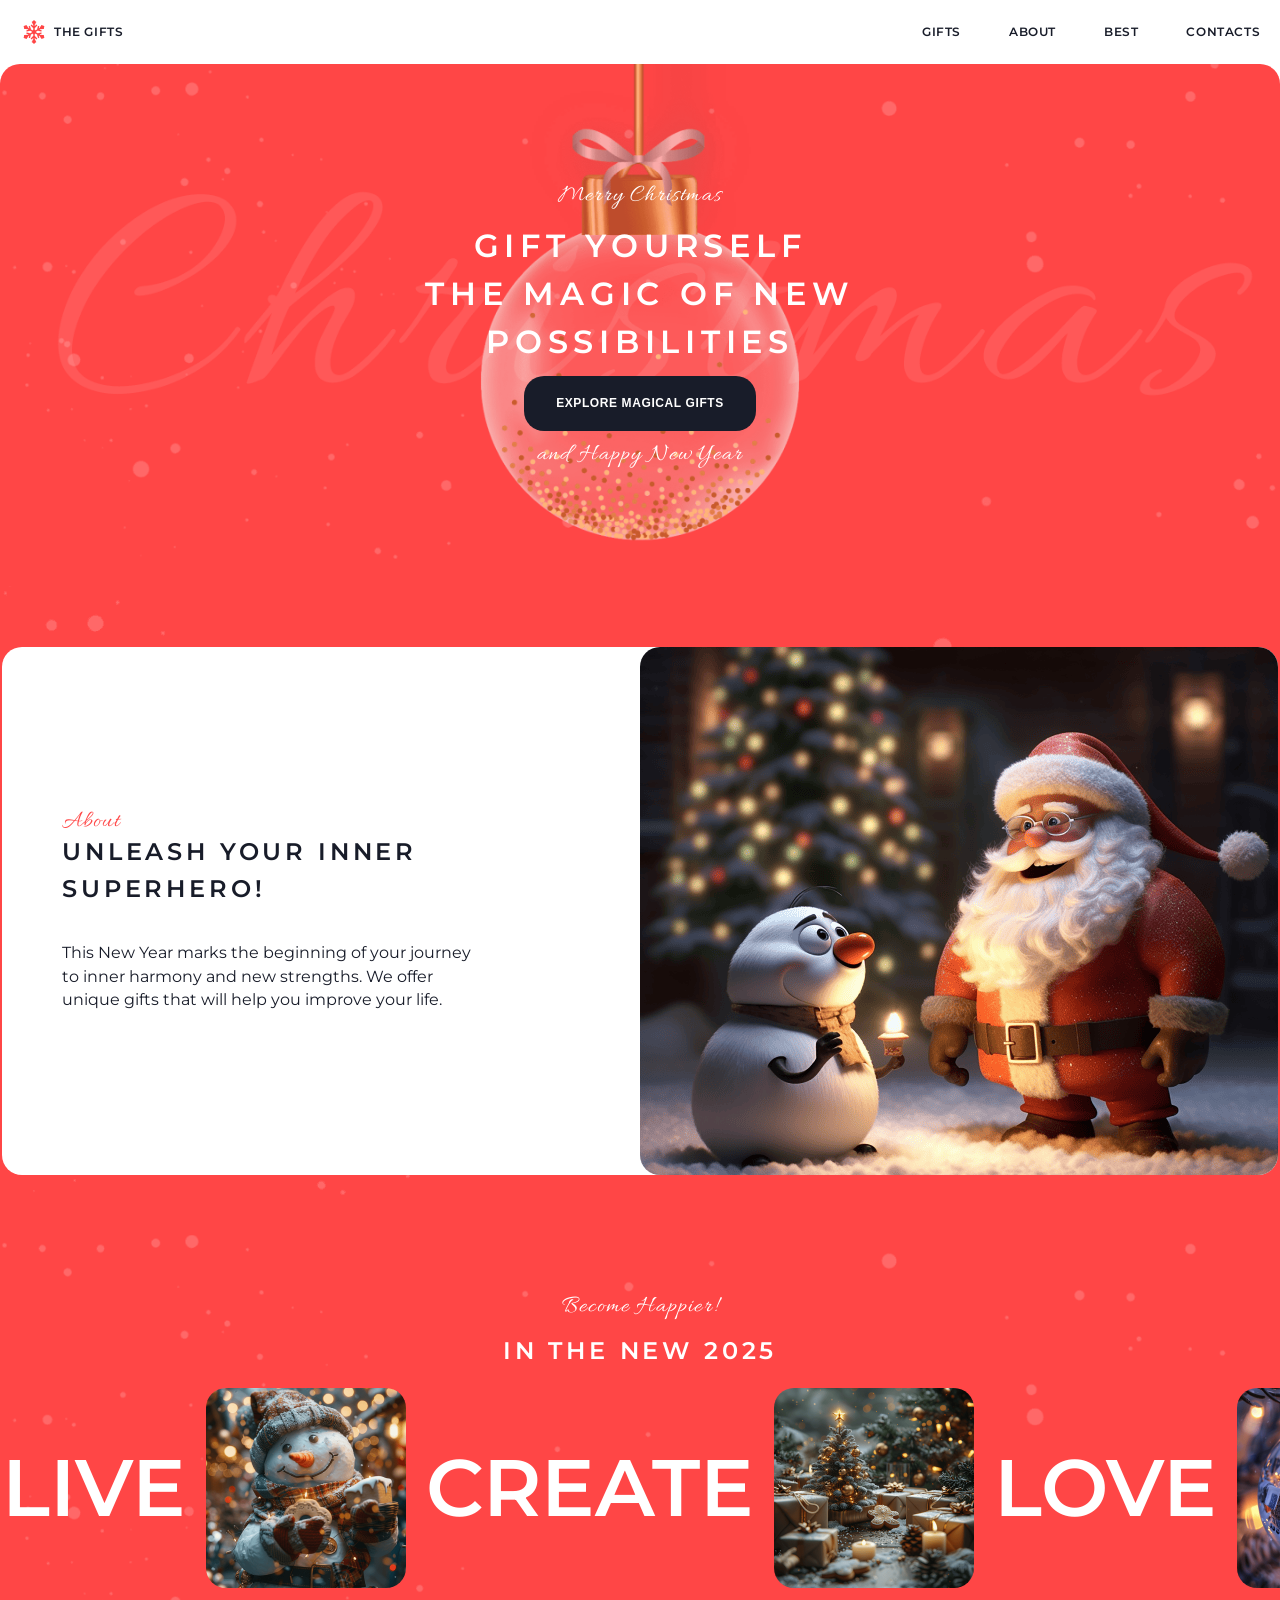
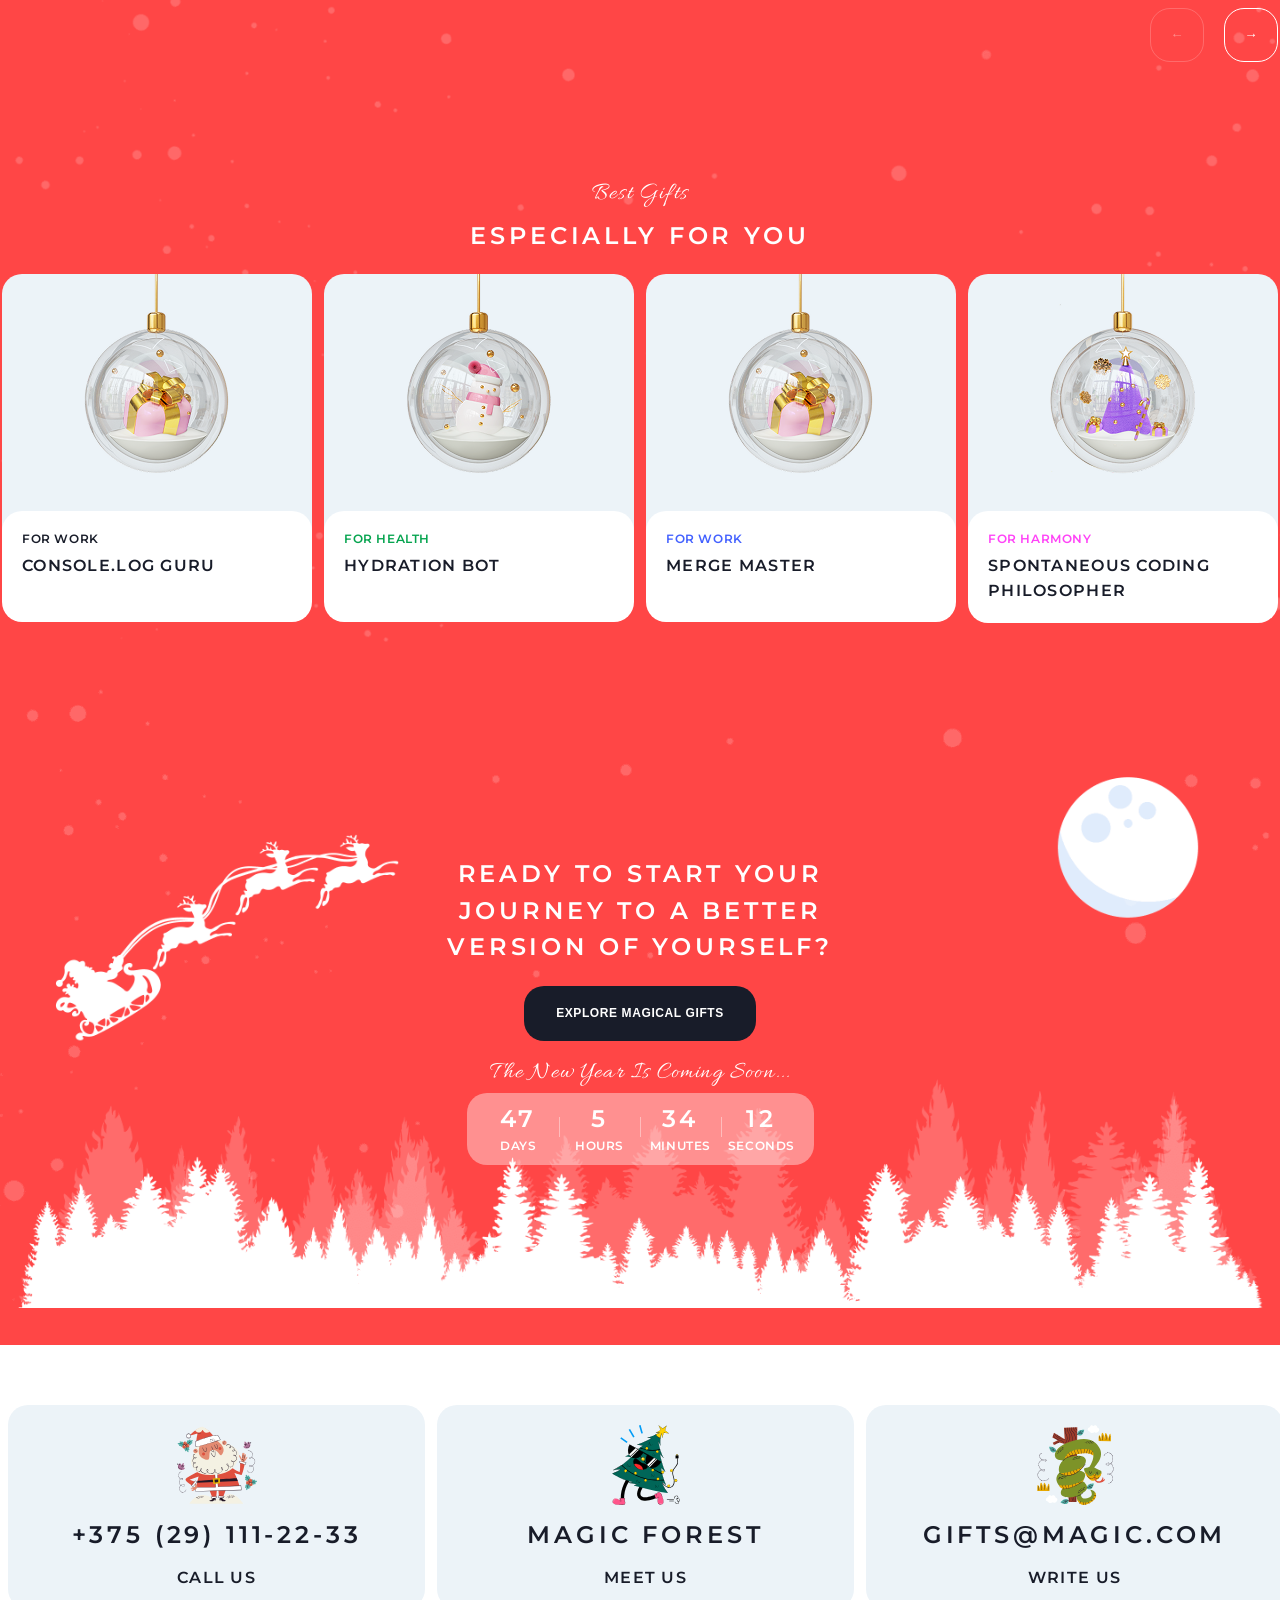
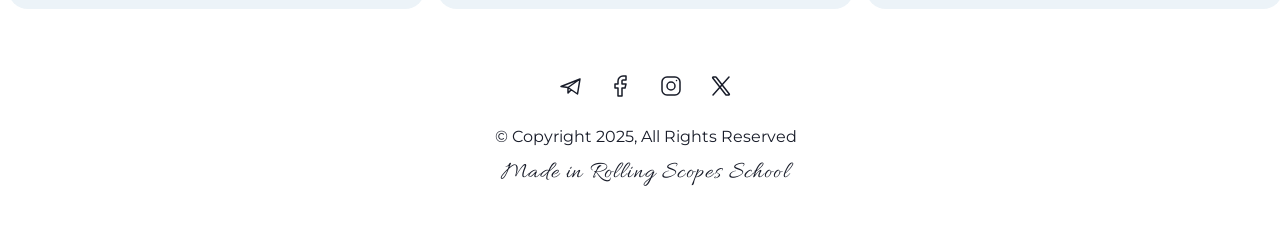
<file: christmas-shop/index.html>
<!DOCTYPE html>
<html lang="en">
<head>
    <meta charset="UTF-8">
    <meta name="viewport" content="width=device-width, initial-scale=1.0">
    <link rel="icon" type="image/x-icon" href="assets/snowflake.ico">
    <link rel="preconnect" href="https://fonts.googleapis.com">
    <link rel="preconnect" href="https://fonts.gstatic.com" crossorigin>
    <link href="https://fonts.googleapis.com/css2?family=Montserrat:ital,wght@0,100..900;1,100..900&display=swap" rel="stylesheet">
    <link href="https://fonts.googleapis.com/css2?family=Allura&display=swap" rel="stylesheet">
    <link rel="stylesheet" href="style.css">
    <title>Home</title>
</head>
<body class="home">
    <!-- Header -->
    <header class="header">
        <div class="header__container container">
            <div class="header__logo">
                <div class="header__logo-wrapper">
                        <a href="index.html" class="logo">
                            <img src="assets/snowflake.png" alt="Christmas Shop Logo">
                            <p class="logo__text">the gifts</p>
                        </a>
                </div>
            </div>
            <nav class="menu">
                <ul class="menu__list">
                    <li><a href="gifts.html">gifts</a></li>
                    <li><a href="#about">about</a></li>
                    <li><a href="#best-gifts">best</a></li>
                    <li><a href="#contacts">contacts</a></li>
                </ul>
            </nav>
        </div>
    </header>
    <!-- Main -->
    <main class="main">
        <section class="hero section" id="hero">
            <div class="hero__container container">
                <div class="hero__content">
                    <p class="caption hero__caption ">Merry Christmas</p>
                    <h1 class="hero__headline">Gift yourself the magic of new possibilities</h1>
                    <button class="btn hero__btn">Explore Magical Gifts</button>
                    <p class="caption text__caption">and Happy New Year</p>
                </div>
            </div>
        </section>
        <section class="about section" id="about">
            <div class="container">
                <div class="about__wrapper">
                    <div class="text__wrapper">
                        <p class="caption about__caption">About</p>
                        <h2 class="about__headline">Unleash your inner superhero!</h2>
                        <p class="about__description">This New Year marks the beginning of your journey to inner harmony and new strengths. We offer unique gifts that will help you improve your life.</p>        
                </div>
                    <div class="about__img">
                        <img src="assets/santa.png" alt="santa" class="about__photo">
                    </div>
                </div>
            </div>
        </section>
        <!-- Slider -->
        <section class="slider section" id="slider">
            <div class="container">
                <div class="text__content">
                        <p class="caption slider__caption">Become Happier!</p>
                        <h2 class="slider__headline">in the new 2025</h2>
                </div>
                <div class="slider__wrapper">
                    <div class="slider__inner">
                        <div class="slider__content" id="sliderContent">
                            <!-- Slide 1 -->
                            <div class="slide__content">
                                <p class="slide__text">live</p>
                                <img src="assets/snowman.png" alt="snowman" class="slide__img">
                            </div>
                            <!-- Slide 2 -->
                            <div class="slide__content">
                                <p class="slide__text">create</p>
                                <img src="assets/christmas-trees.png" alt="christmas trees" class="slide__img">
                            </div>
                            <!-- Slide 3 -->
                            <div class="slide__content">
                                <p class="slide__text">love</p>
                                <img src="assets/christmas-tree-ball.png" alt="christmas tree ball" class="slide__img">
                            </div>
                            <!-- Slide 4 -->
                            <div class="slide__content">
                                <p class="slide__text">dream</p>
                                <img src="assets/fairytale-house.png" alt="christmas tree ball" class="slide__img">
                            </div>
                        </div>
                    </div>
                </div>
                <div class="slider__controls">
                    <button class="slider__btn inactive" id="prevBtn">&#8592;</button>
                    <button class="slider__btn active" id="nextBtn">&#8594;</button>
                </div>
            </div>
        </section>
        <section class="best-gifts section" id class="best-gifts">
            <div class="container">
                <div class="best-gifts__text">
                    <p class="caption best-gifts__caption">Best Gifts</p>
                    <h2 class="best-gifts__headline">especially for you</h2>
                </div>
                <div class="best-gifts__cards">
                    <div class="card__item">
                        <div class="image__container">
                            <img src="assets/image_1.png" alt="gift 1" class="card__img">
                        </div>
                        <div class="card__text">
                            <h3 class="card__tag">for work</h3>
                            <h4 class="card__title">console.log guru</h4>
                        </div>
                    </div>
                    <div class="card__item">
                        <div class="image__container">
                            <img src="assets/image_2.png" alt="gift 2" class="card__img">
                        </div>
                        <div class="card__text">
                            <h3 class="card__tag" data-type="for health">for health</h3>
                            <h4 class="card__title">hydration bot</h4>
                        </div>
                    </div>
                    <div class="card__item">
                        <div class="image__container">
                            <img src="assets/image_1.png" alt="gift 1" class="card__img">
                        </div>
                        <div class="card__text">
                            <h3 class="card__tag" data-type="for work">for work</h3>
                            <h4 class="card__title">merge master</h4>
                        </div>
                    </div>
                    <div class="card__item">
                        <div class="image__container">
                            <img src="assets/image_3.png" alt="gift 3" class="card__img">
                        </div>
                        <div class="card__text">
                            <h3 class="card__tag" data-type="for harmony">for harmony</h3>
                            <h4 class="card__title">spontaneous coding philosopher</h4>
                        </div>
                    </div>
                </div>
            </div>
        </section>
        <section class="cta section" id="cta">
            <div class="container">
                <div class="cta__container">
                    <div class="cta__content">
                        <h2 class="cta__headline">ready to start your journey to a better version of yourself?</h2>
                        <button class="btn cta__btn">explore magical gifts</button>
                        <div class="cta__timer-container">
                            <p class="cta__caption caption">the new year is coming soon...</p>
                            <div class="cta__timer">
                                <div class="timer__item">
                                    <h2 class="timer__number">47</h2>
                                    <p class="timer__text">days</p>
                                </div>
                                <div class="timer__separator"></div>
                                <div class="timer__item">
                                    <h2 class="timer__number">5</h2>
                                    <p class="timer__text">hours</p>
                                </div>
                                <div class="timer__separator"></div>
                                <div class="timer__item">
                                    <h2 class="timer__number">34</h2>
                                    <p class="timer__text">minutes</p>
                                </div>
                                <div class="timer__separator"></div>
                                <div class="timer__item">
                                    <h2 class="timer__number">12</h2>
                                    <p class="timer__text">seconds</p>
                                </div>
                            </div>
                        </div>
                    </div>
                </div>
            </div>
        </section>
    </main>
    <!-- Footer -->
    <footer class="footer" id="contacts">
        <div class="footer__container container">
            <div class="footer__cards">
                <div class="footer__cards-item">
                    <a class="footer__card-link" href="tel:+375(29)1112233">
                        <img src="assets/santa-claus.svg" alt="santa claus" class="footer__cards-img">
                        <div class="footer__cards-info">
                            <p class="footer__cards-title">+375 (29) 111-22-33</p>
                            <p class="footer__cards-text">call us</p>
                        </div>
                    </a>
                </div>
                <div class="footer__cards-item">
                    <a class="footer__card-link" href="https://www.google.com/maps?q=37.4220,-122.0841" target="_blank">
                        <img src="assets/christmas-tree.svg" alt="christmas tree" class="footer__cards-img">
                        <div class="footer__cards-info">
                            <p class="footer__cards-title">magic forest</p>
                            <p class="footer__cards-text">meet us</p>
                        </div>
                    </a>
                </div>
                <div class="footer__cards-item">
                    <a class="footer__card-link" href="mailto:gifts@magic.com">
                        <img src="assets/snake.svg" alt="snake" class="footer__cards-img">
                        <div class="footer__cards-info">
                            <p class="footer__cards-title">gifts@magic.com</p>
                            <p class="footer__cards-text">write us</p>
                        </div>
                    </a>
                </div>
            </div>
                <div class="footer__meta">
                    <div class="footer__social-links">
                        <a href="telegram.com" target="_blank">
                            <img src="assets/telegram.svg" alt="telegram" class="social-links-img">
                        </a>
                        <a href="facebook.com" target="_blank">
                            <img src="assets/facebook.svg" alt="facebook" class="social-links-img">
                        </a>
                        <a href="instagram.com" target="_blank">
                            <img src="assets/instagram.svg" alt="instagram" class="social-links-img">
                        </a>
                        <a href="twitter.com" target="_blank">
                            <img src="assets/X.svg" alt="twitter" class="social-links-img">
                        </a>
                    </div>
                    <div class="footer__info">
                        <p class="footer__copyright">© Copyright 2025, All Rights Reserved</p>
                        <p class="footer__caption caption">
                            <a class="link" href="https://rs.school/" target="_blank">Made in Rolling Scopes School</a>
                        </p>
                    </div>
                </div>
            </div>
    </footer>
</body>
</html>
</file>
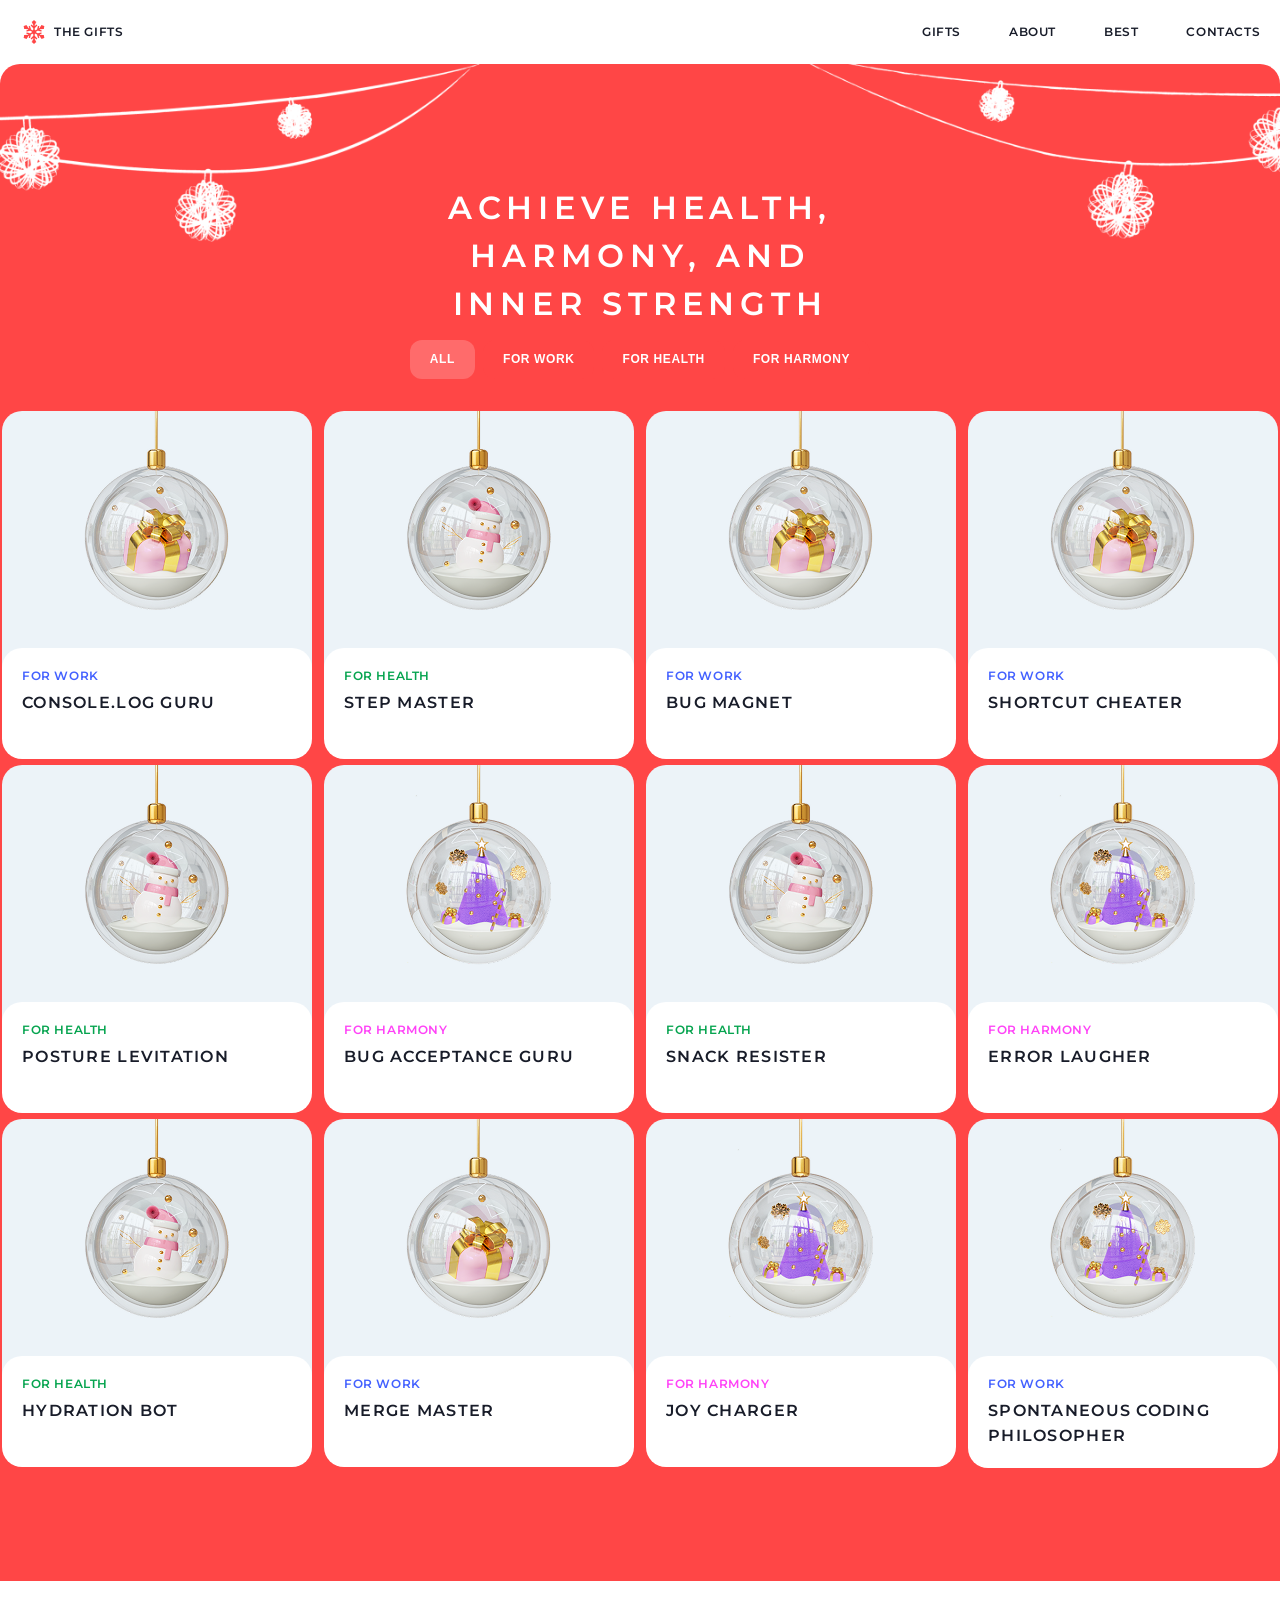
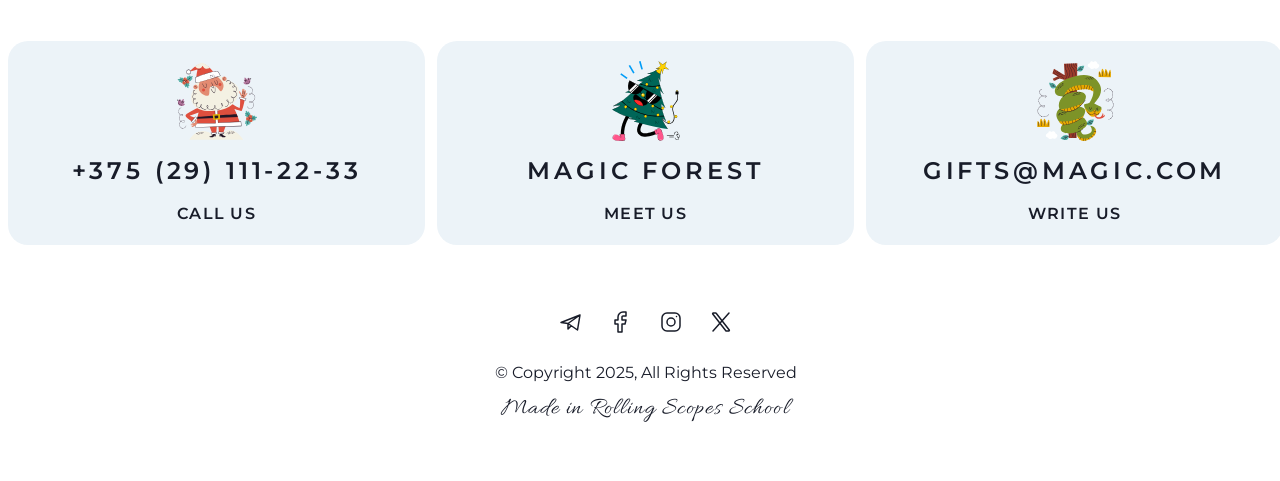
<file: christmas-shop/gifts.html>
<!DOCTYPE html>
<html lang="en">
<head>
    <meta charset="UTF-8">
    <meta name="viewport" content="width=device-width, initial-scale=1.0">
    <link rel="icon" type="image/x-icon" href="assets/snowflake.ico">
    <link rel="preconnect" href="https://fonts.googleapis.com">
    <link rel="preconnect" href="https://fonts.gstatic.com" crossorigin>
    <link href="https://fonts.googleapis.com/css2?family=Montserrat:ital,wght@0,100..900;1,100..900&display=swap" rel="stylesheet">
    <link href="https://fonts.googleapis.com/css2?family=Allura&display=swap" rel="stylesheet">
    <link rel="stylesheet" href="style.css">
    <title>Gifts</title>
</head>
<body class="page-gift">
    <!-- Header -->
    <header class="header">
        <div class="header__container container">
            <div class="header__logo">
                <div class="header__logo-wrapper">
                        <a href="index.html" class="logo">
                            <img src="assets/snowflake.png" alt="Christmas Shop Logo">
                            <p class="logo__text">the gifts</p>
                        </a>
                </div>
            </div>
            <nav class="menu">
                <ul class="menu__list">
                    <li><a href="gifts.html">gifts</a></li>
                    <li><a href="index.html">about</a></li>
                    <li><a href="#">best</a></li>
                    <li><a href="#">contacts</a></li>
                </ul>
            </nav>
        </div>
    </header>
    <!-- Main -->
    <main class="main">
        <section class="hero gift__catalog section" id class="hero">
            <div class="hero__container container">
                <h1 class="gifts__headline">achieve health, harmony, and inner strength</h1>
                <div class="tabs">
                    <button id="all" class="tab active" data-type="all">all</button>
                    <button id="for-work" class="tab" data-type="for work">for work</button>
                    <button id="for-health" class="tab" data-type="for health">for health</button>
                    <button id="for-harmony" class="tab" data-type="for harmony">for harmony</button>
                </div>
                <!-- Gifts grid -->
                <div class="best-gifts__cards">
                    <h2 class="visually-hidden">Best gifts</h2>
                    <!-- Item 1 -->
                    <div class="card__item">
                        <div class="image__container">
                            <img src="assets/image_1.png" alt="gift 1" class="card__img">
                        </div>
                        <div class="card__text">
                            <h3 class="card__tag" data-type="for work">for work</h3>
                            <h4 class="card__title">console.log guru</h4>
                        </div>
                    </div>
                    <!-- Item 2 -->
                    <div class="card__item">
                        <div class="image__container">
                            <img src="assets/image_2.png" alt="gift 2" class="card__img">
                        </div>
                        <div class="card__text">
                            <h3 class="card__tag" data-type="for health">for health</h3>
                            <h4 class="card__title">step master</h4>
                        </div>
                    </div>
                    <!-- Item 3 -->
                    <div class="card__item">
                        <div class="image__container">
                            <img src="assets/image_1.png" alt="gift 1" class="card__img">
                        </div>
                        <div class="card__text">
                            <h3 class="card__tag" data-type="for work">for work</h3>
                            <h4 class="card__title">bug magnet</h4>
                        </div>
                    </div>
                    <!-- Item 4 -->
                    <div class="card__item">
                        <div class="image__container">
                            <img src="assets/image_1.png" alt="gift 3" class="card__img">
                        </div>
                        <div class="card__text">
                            <h3 class="card__tag" data-type="for work">for work</h3>
                            <h4 class="card__title">shortcut cheater</h4>
                        </div>
                    </div>
                    <!-- Item 5 -->
                    <div class="card__item">
                        <div class="image__container">
                            <img src="assets/image_2.png" alt="gift 5" class="card__img">
                        </div>
                        <div class="card__text">
                            <h3 class="card__tag" data-type="for health">for health</h3>
                            <h4 class="card__title">posture Levitation</h4>
                        </div>
                    </div>
                    <!-- Item 6 -->
                    <div class="card__item">
                        <div class="image__container">
                            <img src="assets/image_3.png" alt="gift 6" class="card__img">
                        </div>
                        <div class="card__text">
                            <h3 class="card__tag" data-type="for harmony">for harmony</h3>
                            <h4 class="card__title">bug acceptance guru</h4>
                        </div>
                    </div>
                    <!-- Item 7  -->
                    <div class="card__item">
                        <div class="image__container">
                            <img src="assets/image_2.png" alt="gift 7" class="card__img">
                        </div>
                        <div class="card__text">
                            <h3 class="card__tag" data-type="for health">for health</h3>
                            <h4 class="card__title">snack resister</h4>
                        </div>
                    </div>
                    <!-- Item 8 -->
                    <div class="card__item">
                        <div class="image__container">
                            <img src="assets/image_3.png" alt="gift 8" class="card__img">
                        </div>
                        <div class="card__text">
                            <h3 class="card__tag" data-type="for harmony">for harmony</h3>
                            <h4 class="card__title">error laugher</h4>
                        </div>
                    </div>
                    <!-- Item 9 -->
                    <div class="card__item">
                        <div class="image__container">
                            <img src="assets/image_2.png" alt="gift 9" class="card__img">
                        </div>
                        <div class="card__text">
                            <h3 class="card__tag" data-type="for health">for health</h3>
                            <h4 class="card__title">hydration bot</h4>
                        </div>
                    </div>
                    <!-- Item 10 -->
                    <div class="card__item">
                        <div class="image__container">
                            <img src="assets/image_1.png" alt="gift 10" class="card__img">
                        </div>
                        <div class="card__text">
                            <h3 class="card__tag" data-type="for work">for work</h3>
                            <h4 class="card__title">merge master</h4>
                        </div>
                    </div>
                    <!-- Item 11 -->
                    <div class="card__item">
                        <div class="image__container">
                            <img src="assets/image_3.png" alt="gift 11" class="card__img">
                        </div>
                        <div class="card__text">
                            <h3 class="card__tag" data-type="for harmony">for harmony</h3>
                            <h4 class="card__title">joy charger</h4>
                        </div>
                    </div>
                    <!-- Item 12 -->
                    <div class="card__item">
                        <div class="image__container">
                            <img src="assets/image_3.png" alt="gift 12" class="card__img">
                        </div>
                        <div class="card__text">
                            <h3 class="card__tag" data-type="for work">for work</h3>
                            <h4 class="card__title">spontaneous coding philosopher</h4>
                        </div>
                    </div>
                </div>
            </div>
        </section>
    </main>
    <!-- Footer -->
    <footer class="footer">
        <div class="footer__container container">
            <div class="footer__cards">
                <div class="footer__cards-item">
                    <a class="footer__card-link" href="tel:+375(29)1112233">
                        <img src="assets/santa-claus.svg" alt="santa claus" class="footer__cards-img">
                        <div class="footer__cards-info">
                            <p class="footer__cards-title">+375 (29) 111-22-33</p>
                            <p class="footer__cards-text">call us</p>
                        </div>
                    </a>
                </div>
                <div class="footer__cards-item">
                    <a class="footer__card-link" href="https://www.google.com/maps?q=37.4220,-122.0841" target="_blank">
                        <img src="assets/christmas-tree.svg" alt="christmas tree" class="footer__cards-img">
                        <div class="footer__cards-info">
                            <p class="footer__cards-title">magic forest</p>
                            <p class="footer__cards-text">meet us</p>
                        </div>
                    </a>
                </div>
                <div class="footer__cards-item">
                    <a class="footer__card-link" href="mailto:gifts@magic.com">
                        <img src="assets/snake.svg" alt="snake" class="footer__cards-img">
                        <div class="footer__cards-info">
                            <p class="footer__cards-title">gifts@magic.com</p>
                            <p class="footer__cards-text">write us</p>
                        </div>
                    </a>
                </div>
            </div>
                <div class="footer__meta">
                    <div class="footer__social-links">
                        <a href="telegram.com" target="_blank">
                            <img src="assets/telegram.svg" alt="telegram" class="social-links-img">
                        </a>
                        <a href="facebook.com" target="_blank">
                            <img src="assets/facebook.svg" alt="facebook" class="social-links-img">
                        </a>
                        <a href="instagram.com" target="_blank">
                            <img src="assets/instagram.svg" alt="instagram" class="social-links-img">
                        </a>
                        <a href="twitter.com" target="_blank">
                            <img src="assets/X.svg" alt="twitter" class="social-links-img">
                        </a>
                    </div>
                    <div class="footer__info">
                        <p class="footer__copyright">© Copyright 2025, All Rights Reserved</p>
                        <p class="footer__caption caption">
                            <a class="link" href="https://rs.school/" target="_blank">Made in Rolling Scopes School</a>
                        </p>
                    </div>
                </div>
            </div>
    </footer>
</body>
</html>
</file>
<file: christmas-shop/style.css>
:root {
    /* Colors */
    --primary: #FF4646;
    --primary-10: color-mix(in oklch, var(--primary), transparent 90%);
    --dark: #181C29;
    --static-white: #FFFFFF;
    --static-white-40: color-mix(in oklch, var(--static-white), transparent 60%);
    --static-white-20: color-mix(in oklch, var(--static-white), transparent 80%);
    --content-background: #ECF3F8;
    --tag-purple: #4361FF;
    --tag-pink: #FF43F7;
    --tag-green: #06A44F;
    --overlay: color-mix(in oklch, var(--dark), transparent 10%);

    /* Spaces */
    --space-0: 0;
    --space-8: 8px;
    --space-12: 12px;
    --space-20: 20px;
    --space-32: 32px;
    --space-60: 60px;
}
html {
    scroll-behavior: smooth;
}
*, *::before, *::after {
    box-sizing: border-box;
    margin: 0;
    padding: 0;
}
body{
    overflow-x: hidden;
    font-family: 'Montserrat', sans-serif;
    font-size: 16px;
    font-weight: 400;
    line-height: 148%;
    color: var(--Dark, #181C29);
    background: #fff;
}
.section {
    max-width: 1440px;
    margin: 0 auto;
    padding: 60px 0;
    background-color: var(--primary, #FF4646);
}
.container {
    max-width: 1276px;
    margin: 0 auto;
}
p, h1, h2, h3, h4, ul {
    padding: 0;
    margin: 0;
}
a, a:visited {
    color: inherit;
    text-decoration: none;
}
h1 {
    font-size: 32px;
    font-style: normal;
    font-weight: 600;
    line-height: 150%; /* 48px */
    letter-spacing: 5.76px;
    text-transform: uppercase;
    color: var(--Static-White, #FFF);
}
h2 {
    font-size: 24px;
    font-style: normal;
    font-weight: 600;
    line-height: 152%; /* 36.48px */
    letter-spacing: 3.84px;
    text-transform: uppercase;
}
.btn {
    display: flex;
    padding: 20px 32px;
    justify-content: center;
    align-items: center;
    gap: var(--Space-0, 0);
    border-radius: 20px;
    background-color: var(--Dark, #181C29);
    font-size: 12px;
    font-style: normal;
    font-weight: 600;
    line-height: 130%; /* 15.6px */
    letter-spacing: 0.6px;
    text-transform: uppercase;
    color: var(--Static-White, #FFF);
    cursor: pointer;
    border: none;
}
.btn:hover {
    background: var(--Static-White, #FFF);
    color: var(--dark, #181C29);
    border: none;
}
li {
    list-style: none;
}
.caption {
    font-family: Allura;
    font-size: 24px;
    font-style: normal;
    font-weight: 400;
    line-height: 100%; /* 24px */
    letter-spacing: 1.2px;
}
/* Header */
.header {
    display: flex;
    flex-direction: column;
    align-items: center;
    justify-content: space-between;
    max-width: 1276px;
    padding:var(--Space-12, 12px) var(--Space-0, 0);
    margin: 0 auto;
    background: #FFF;
}
.header__container {
    display: flex;
    flex-direction: row;
    align-items: center;
    justify-content: space-between;
    width: 100%;
    padding-left: 20px;
}
.header__logo-wrapper a {
    display: flex;
    align-items: center;
    flex-direction: row;
}
.logo__text {
    margin-left: var(--space-8, 8px);
    color: var(--Dark, #181C29);
    font-size: 12px;
    font-style: normal;
    font-weight: 600;
    line-height: 130%; /* 15.6px */
    letter-spacing: 0.6px;
    text-transform: uppercase;
}
.menu {
    max-width: 376px;
    width: 100%;
}
.menu__list {
    display: flex;
    flex-direction: row;
}
.menu__list li {
    margin-right: 8px;
    color: var(--Dark, #181C29);
    font-size: 12px;
    font-style: normal;
    font-weight: 600;
    line-height: 130%; /* 15.6px */
    letter-spacing: 0.6px;
    text-transform: uppercase;
}
.menu__list li a {
    display: block;
    padding: var(--Space-12, 12px) var(--Space-20, 20px);
    border-radius: 12px;
}
.menu__list li a:hover {
    background-color: var(--primary-10);
    color: var(--primary);
}
.burger-menu {
    display: none;
    flex-direction: column;
    gap: var(--space-8, 8px);
    align-items: center;
    justify-content: center;
    width: 40px;
    height: 40px;
    cursor: pointer;
}
.burger-menu__item {
    position: relative;
    width: 20px;
    height: 1px;
    background: var(--dark, #181C29);
    transition: all .4s
}
.burger-menu.active .burger-menu__item:first-child {
    transform: rotate(45deg);
    transform-origin: 30%
}

.burger-menu.active .burger-menu__item:last-child {
    transform: rotate(-45deg);
    transform-origin: 8%
}
/* Main */
/* Hero */
.hero {
    background-image: url(assets/bg-snow.png), url(assets/bg-ball.png);
    background-repeat: no-repeat;
    background-position: center center;
    background-size: cover;
    border-radius: 20px 20px 0 0;
    color: #FFF;
}
.hero__container {
    position: relative;
    z-index: 1;
    display: flex;
    flex-direction: column;
    gap: 12px;
    align-items: center;
    padding: 60px 0;
}
.hero__content {
    display: flex;
    flex-direction: column;
    align-items: center;
    justify-content: center;
}
.hero__caption,
.text__caption {
    color: #FFF;
}
.hero__headline {
    margin-top: 14px;
    max-width: 430px;
    width: 100%;
    text-align: center;
    margin-bottom: 10px;
}
.hero__btn {
    margin-bottom: 12px;
}
/* About */

.about {
    display: flex;
    flex-direction: row;
    align-items: center;
    justify-content: space-between;
    background: url(assets/bg-snow.png) no-repeat center center/cover;
    background-color: var(--primary);
}
.about__wrapper {
    display: flex;
    flex-direction: row;
    max-width: 1276px;
    padding: var(--Space-0, 0);
    align-items: center;
    border-radius: 20px;
    background: #FFF;
    max-height: 528px;
    height: 100%;
}
.text__wrapper {
    padding: var(--Space-0, 0) var(--Space-60, 60px);
    flex-direction: column;
}
.about__caption {
    color: var(--Primary, #FF4646);
}
.about__headline {
    margin-bottom: 34px;
}
.about__description {
    max-width: 426px;
    width: 100%;
    margin-top: 0;
}
.about__img {
    max-height: 528px;
    height: 100%;
}
.about__photo {
    border-radius: 20px;
}
/* Slider */
.slider {
    overflow: hidden;
    background: url(assets/bg-snow.png) no-repeat center center/cover;
    background-color: var(--primary);
}
.text__content {
    color: var(--Static-White, #FFF);
    text-align: center;
}
.slider__caption {
    margin-bottom: 14px;
}
.slider__inner {
    transform: translateX(0px);
    display: flex;
    gap: 20px;
    transition: all 0.5s ease;
}
.slider__content {
    display: flex;
    padding: var(--Space-0, 0);
    flex-direction: row;
    justify-content: center;
    align-items: flex-start;
    gap: 20px;
    margin-top: 18px;
    align-self: stretch;
}
.slide__content {
    display: flex;
    gap: 20px;
    align-items: center;
}
.slide__text {
    color: var(--Static-White, #FFF);
    text-align: center;
    font-size: 80px;
    font-style: normal;
    font-weight: 600;
    line-height: normal;
    text-transform: uppercase;
}
.slide__img {
    width: 200px;
    height: 200px;
    border-radius: 20px;
}
.slider__controls {
    display: flex;
    gap: 20px;
    justify-content: flex-end;
    margin-top: 20px;
}
.slider__btn {
    width: 54px;
    height: 54px;
    display: block;
    padding: 16px;
    background: transparent;
    border-radius: 20px;
}
.inactive {
    border: 1px solid rgba(255, 255, 255, .2);
    stroke: #fff3;
    color: var(--static-white-40);
}
.active {
    color: var(--static-white);
    border: 1px solid var(--Static-White, #FFF);
}
.active:hover {
    background: var(--Static-White, #FFF);
    color: var(--primary);
}
/* Best gifts */

.best-gifts {
    background: url(assets/bg-snow.png) no-repeat center center/cover;
    background-color: var(--primary);
    display: flex;
    flex-direction: column;
    align-items: center;
    justify-content: center;
    padding-bottom: 60px;
}
.best-gifts__text {
    text-align: center;
    color: var(--Static-White, #FFF);
}
.best-gifts__caption {
    margin-bottom: var(--Space-12, 12px);
}
.best-gifts__cards {
    margin-top: var(--space-20, 20px);
    display: grid;
    grid-template-columns: repeat(4, 1fr);
    align-items: stretch;
    gap: var(--Space-12, 12px);
}
.card__item {
    display: flex;
    width: 310px;
    height: 342px;
    flex-direction: column;
    align-items: center;
    border-radius: 20px;
    background: var(--Content-Background, #ECF3F8);
}
.card__text {
    display: flex;
    padding: var(--Space-20, 20px);
    flex-direction: column;
    align-items: flex-start;
    gap: var(--Space-8, 8px);
    flex: 1 0 0;
    align-self: stretch;
    border-radius: 20px;
    background: var(--Static-White, #FFF);
    display: flex;
    height: 342px;
}
.card__tag {
    font-size: 12px;
    font-style: normal;
    font-weight: 600;
    line-height: 130%; /* 15.6px */
    letter-spacing: 0.6px;
    text-transform: uppercase;
}
.card__title {
    overflow: hidden;
    color: var(--Dark, #181C29);
    text-overflow: ellipsis;
    font-size: 16px;
    font-style: normal;
    font-weight: 600;
    line-height: 152%; /* 24.32px */
    letter-spacing: 1.28px;
    text-transform: uppercase;
    min-height: 48px;
}
.card__tag[data-type="for work"] {
    color: #4361ff
}

.card__tag[data-type="for harmony"] {
    color: #ff43f7
}

.card__tag[data-type="for health"] {
    color: #06a44f
}
/* CTA section */

.cta {
    display: flex;
    padding: var(--Space-60, 60px) var(--Space-8, 8px);
    flex-direction: column;
    align-items: center;
    background: url(assets/bg-snow.png) no-repeat center center/cover,
                url(assets/bg-forest.png) no-repeat center center/ contain;
    background-color: var(--primary);
}
.cta__container {
    display: flex;
    max-width: 1276px;
    padding: var(--Space-60, 60px) var(--Space-0, 0);
    flex-direction: column;
    align-items: center;
}
.cta__content {
    display: flex;
    max-width: 426px;
    padding: var(--Space-60, 60px) var(--Space-0, 0);
    flex-direction: column;
    justify-content: center;
    align-items: center;
    gap: var(--Space-20, 20px);
}
.cta__headline {
    color: var(--Static-White, #FFF);
    text-align: center;
}
.cta__caption {
    color: var(--Static-White, #FFF);
    text-align: center;
    text-transform: capitalize
}
.cta__timer-container {
    display: flex;
    flex-direction: column;
    align-items: center;
    gap: var(--Space-8, 8px);
}
.cta__timer {
    display: flex;
    padding: var(--Space-8, 8px) var(--Space-12, 12px) var(--Space-12, 12px) var(--Space-12, 12px);
    align-items: center;
    border-radius: 20px;
    background: var(--Static-White-40, rgba(255, 255, 255, 0.40));
}
.timer__item {
    display: flex;
    width: 80px;
    flex-direction: column;
    align-items: center;
}
.timer__number {
    color: var(--Static-White, #FFF);
    text-align: center;
}
.timer__text {
    color: var(--Static-White, #FFF);
    text-align: center;font-size: 12px;
    font-style: normal;
    font-weight: 600;
    line-height: 130%; /* 15.6px */
    letter-spacing: 0.6px;
    text-transform: uppercase;
}
.timer__separator {
    width: 1px;
    height: 20px; 
    background: var(--Static-White-40, rgba(255, 255, 255, 0.40));
}
/* Gifts catalog*/
.gift__catalog {
    overflow: hidden;
    background-image: url(assets/bg-garland.png);
    background-repeat: no-repeat;
    background-position: top center;
    background-size: contain;
    background-color: var(--primary);
}
.gifts__headline {
    max-width: min(437px, 100%);
    text-align: center;
}
.tabs {
    display: flex;
    gap: var(--space-8, 8px);
}
.tab {
    font-size: 12px;
    font-style: normal;
    font-weight: 600;
    line-height: 130%; /* 15.6px */
    letter-spacing: 0.6px;
    text-transform: uppercase;
    color: var(--Static-White, #FFF);
    padding: var(--Space-12, 12px) var(--Space-20, 20px);
    border: none;
    background-color: var(--primary);
    border-radius: var(--space-12, 12px);
}
.tab.active {
    cursor: default;
}
.tab:hover, .tab.active {
    background-color: #fff3;
}
.visually-hidden {
    display: none;
}
/* Footer */
.footer {
    display: flex;
    padding: var(--Space-60, 60px) var(--Space-8, 8px);
    flex-direction: column;
}
.footer__cards {
    display: flex;
    max-width: 1276px;
    flex-direction: row;
    gap: var(--Space-12, 12px);
}
.footer__cards-item {
    width: 417px;
    height: 204px;
    background: var(--Content-Background, #ECF3F8);
    cursor: pointer;
    border-radius: var(--Space-20, 20px);
}
.footer__card-link {
    display: flex;
    flex-direction: column;
    gap: var(--Space-12, 12px);
    padding: var(--Space-20, 20px);
    align-items: center;
    text-decoration: none;
}
.footer__cards-info {
    color: var(--Dark, #181C29);
    text-align: center;
}
.footer__cards-title {
    font-size: 24px;
    font-style: normal;
    font-weight: 600;
    line-height: 152%; /* 36.48px */
    letter-spacing: 3.84px;
    text-transform: uppercase;
}
.footer__cards-text {
    font-size: 16px;
    font-style: normal;
    font-weight: 600;
    line-height: 152%; /* 24.32px */
    letter-spacing: 1.28px;
    text-transform: uppercase;
}
.footer__cards-title {
    margin-bottom: 12px;
}
.footer__meta {
    display: flex;
    flex-direction: column;
    align-items: center;
    gap: var(--Space-12, 12px);
    margin-top: 65px;
}
.footer__social-links {
    display: flex;
    justify-content: center;
    gap: 26px;
    cursor: pointer;
}
.footer__card-link:hover .footer__cards-title,
.footer__card-link:hover .footer__cards-text  {
    color: var(--Primary, #FF4646);
}
.footer__info {
    margin-top: var(--Space-8, 8px);
    color: var(--Dark, #181C29);
    text-align: center;
}
.footer__social-links a:hover .social-links-img {
    filter: brightness(0) saturate(100%) invert(48%) sepia(79%) saturate(2476%) hue-rotate(346deg) brightness(101%) contrast(101%);
}
.footer__copyright {
    margin-bottom: var(--Space-12, 12px);
}
.footer__caption .link:hover {
    color: var(--Primary, #FF4646); 
}
@media screen and (max-width: 768px) {
    .burger-menu {
        display:flex
    }
    .menu {
        display: none;
    }
    .container {
        outline: 2px solid red;
        max-width:752px;
    }
    .header {
        max-width:752px;
        width: 100%;
    }
}
</file>
